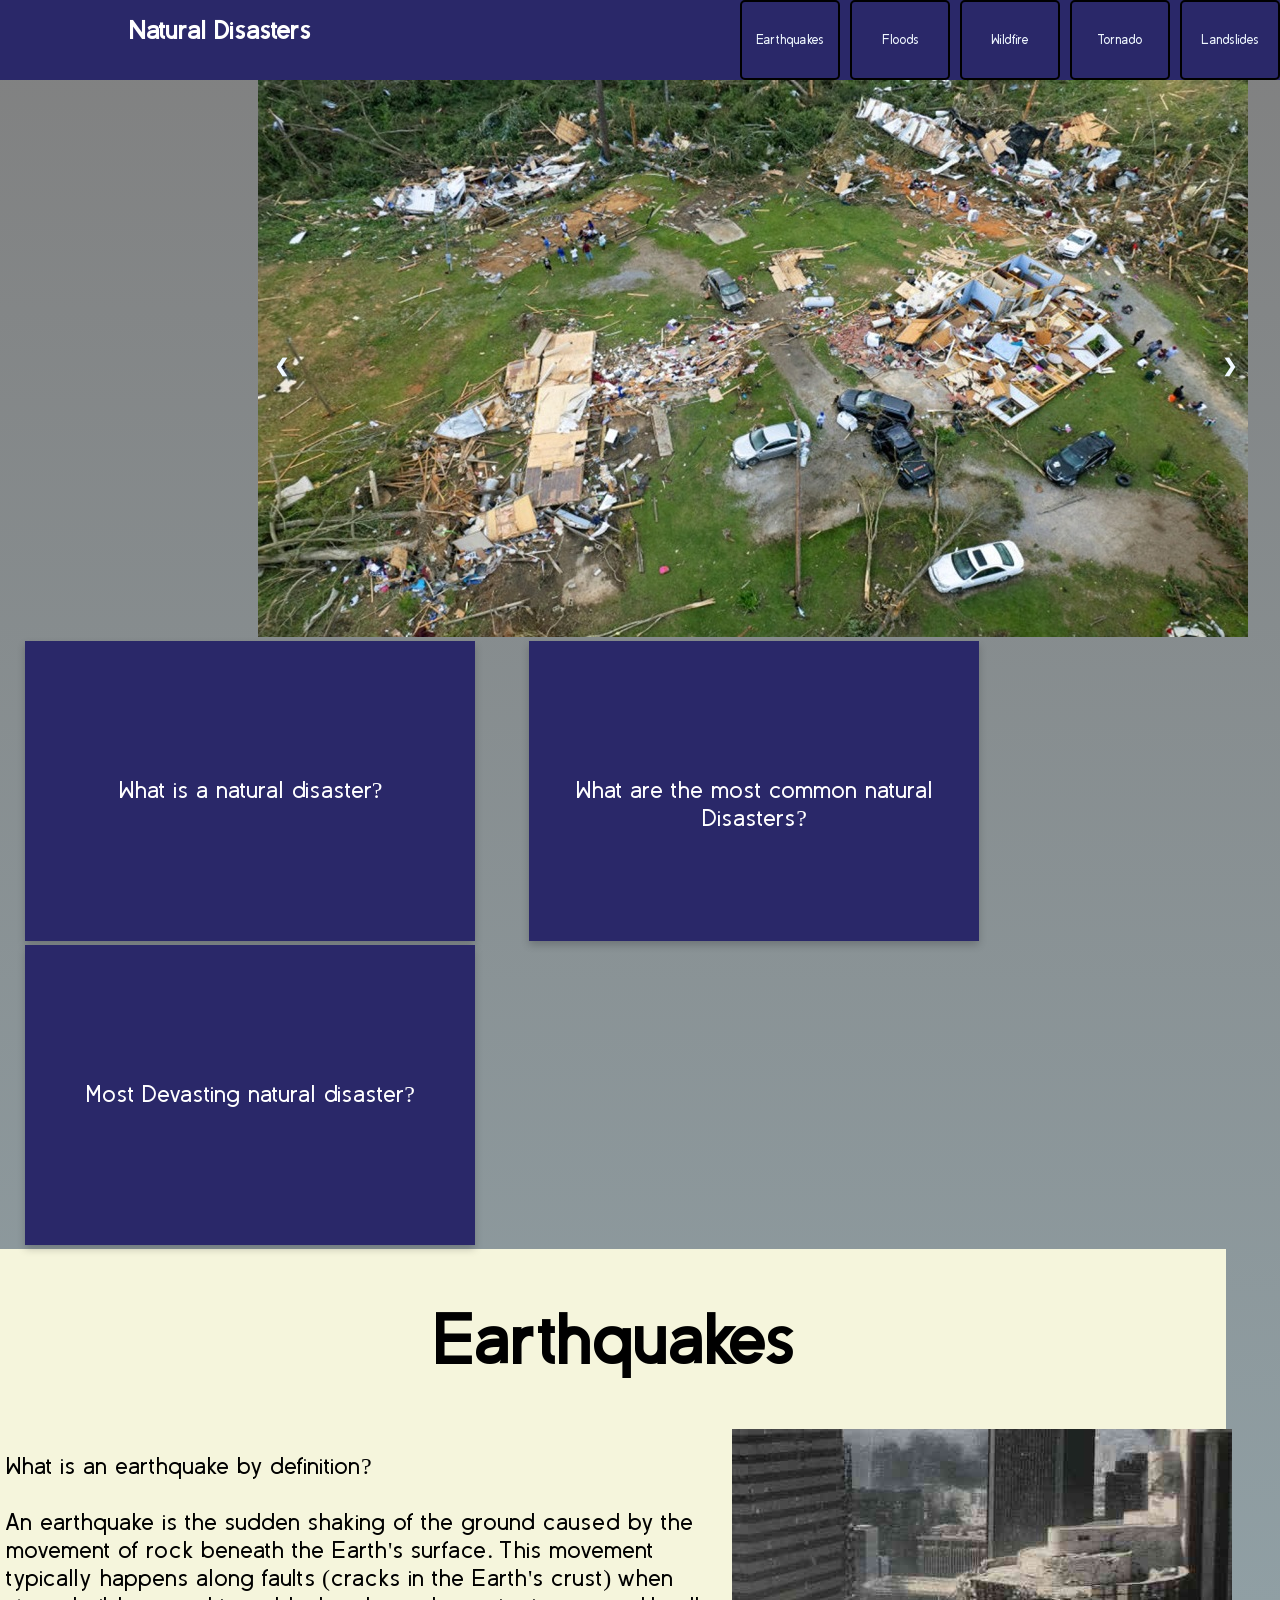
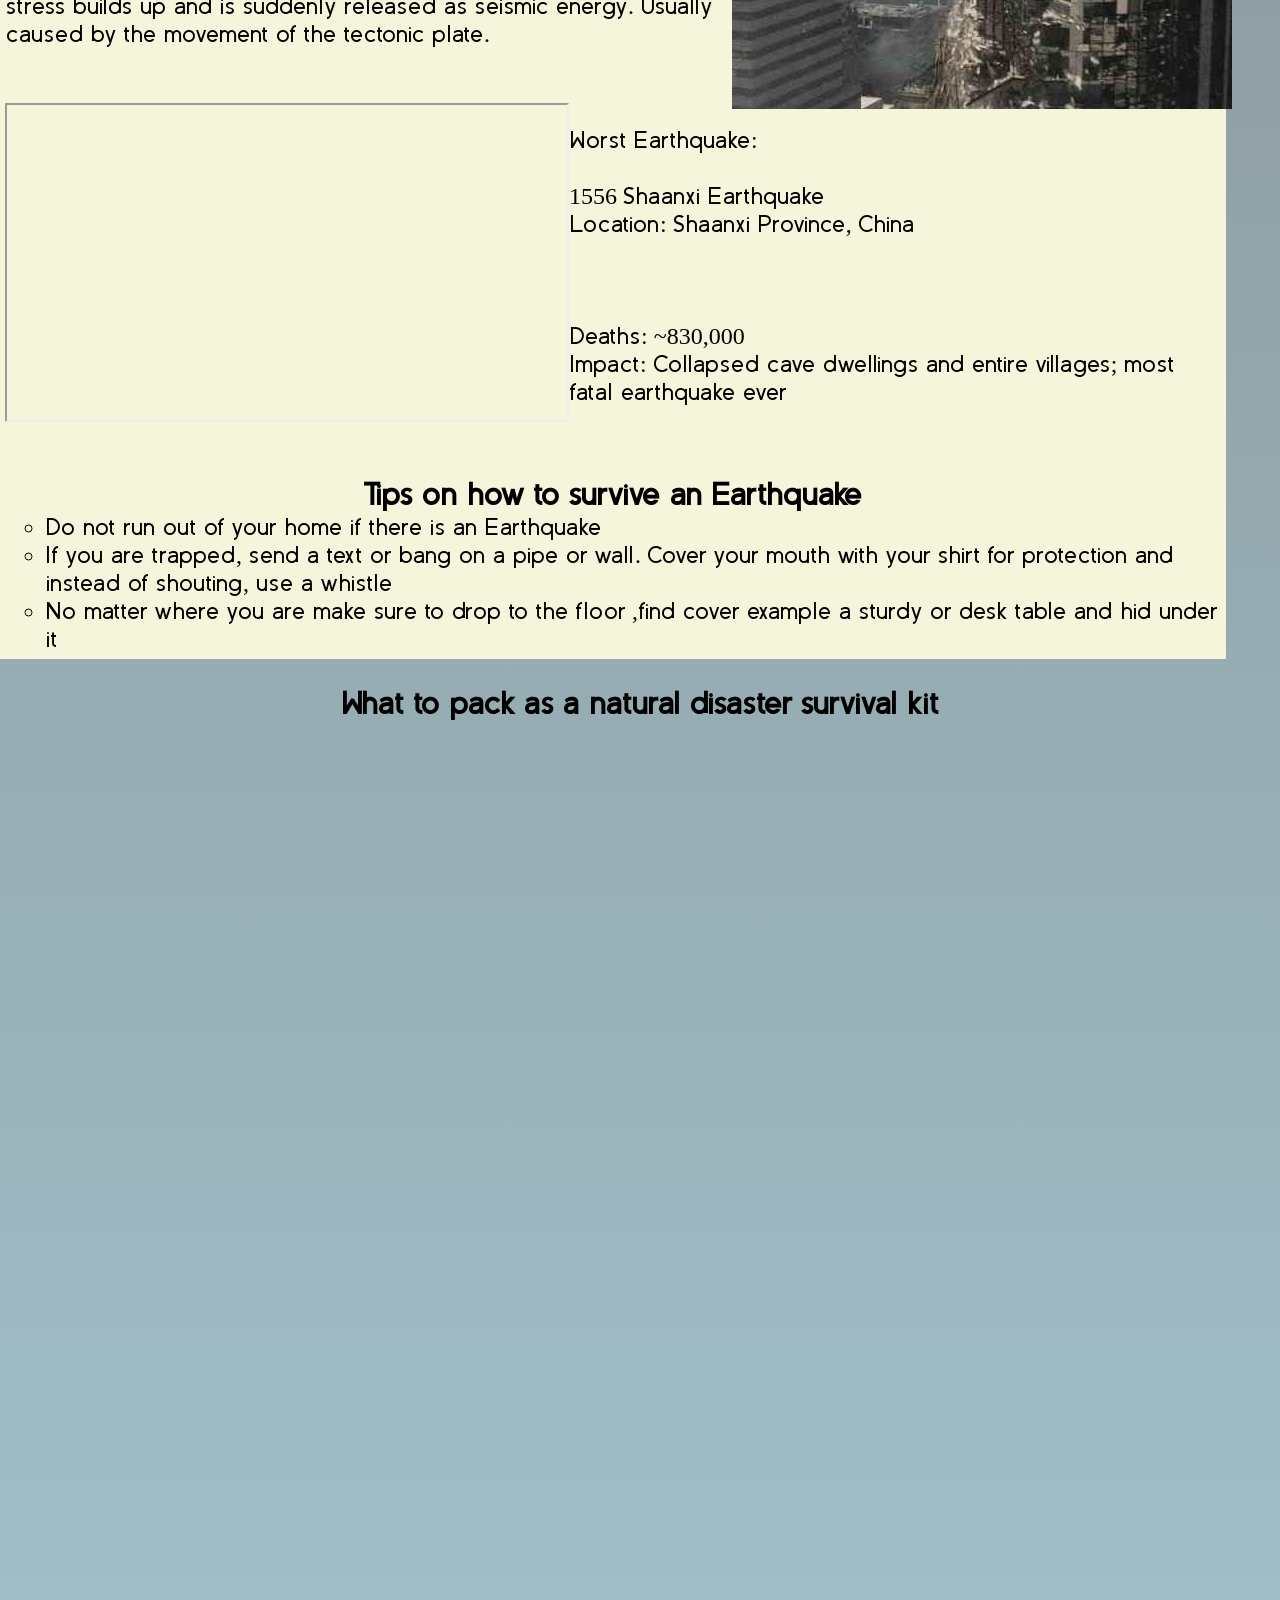
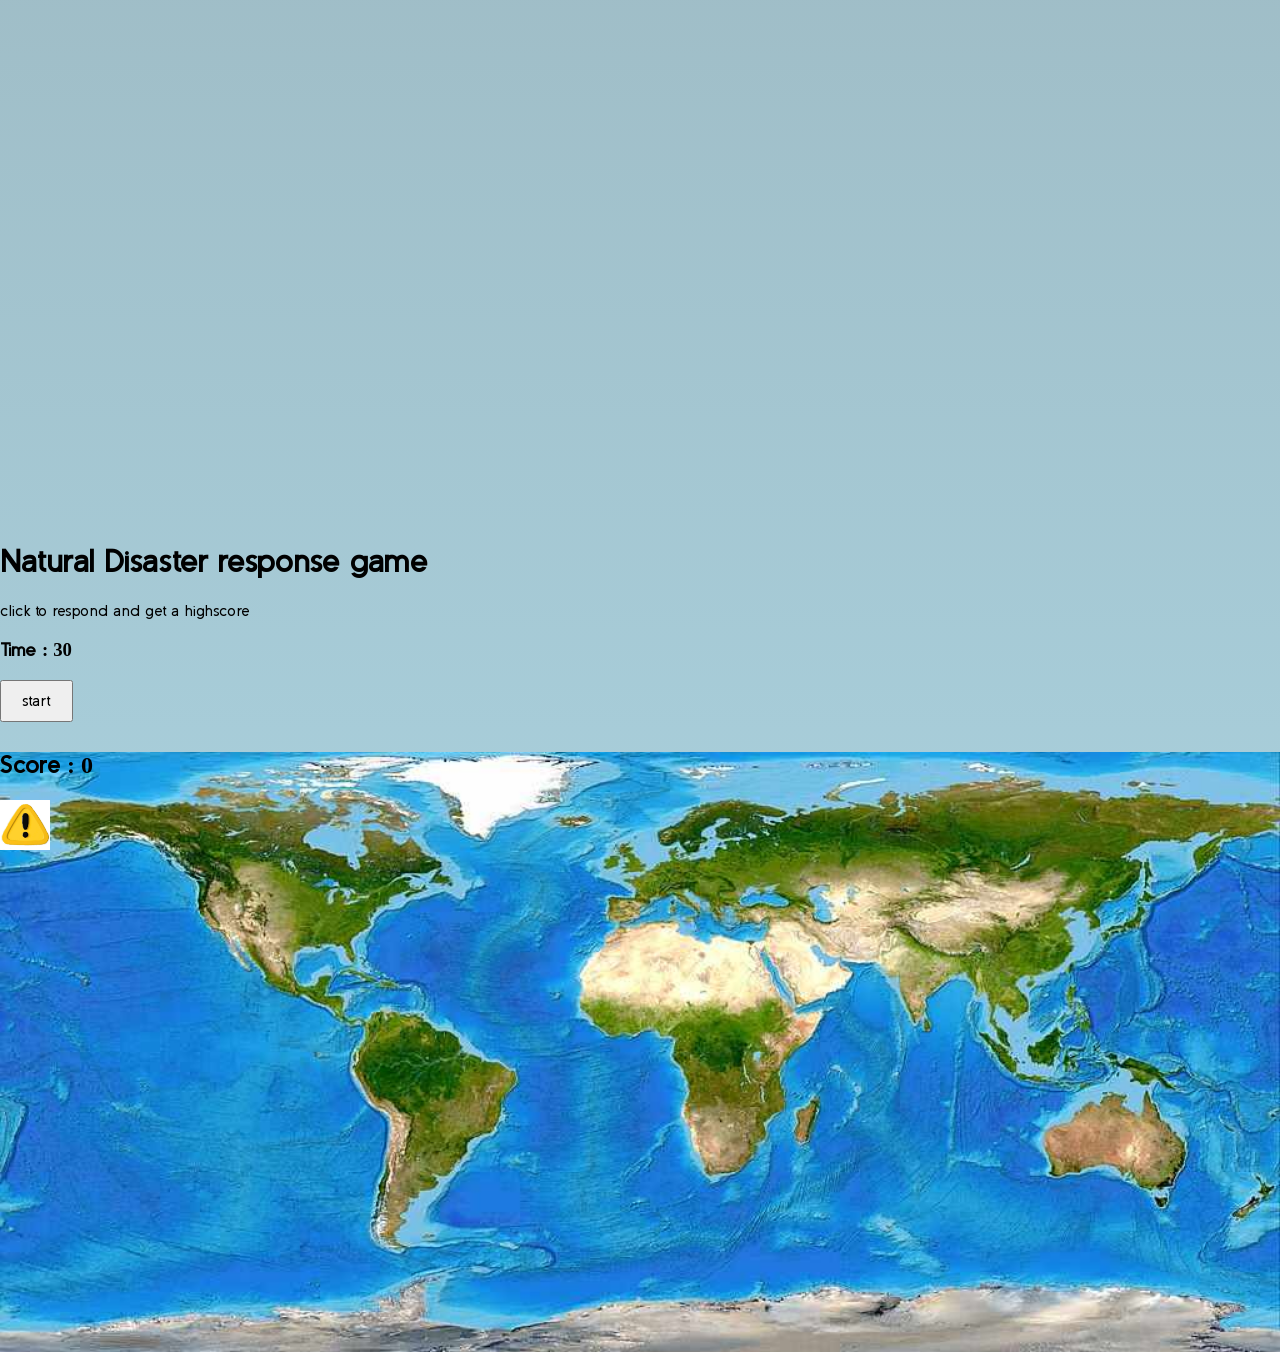
<file: webdevA2/index.html>
<!DOCTYPE html>
<html lang="en">

<head>
    <link href="style/style.css" type="text/css" rel="stylesheet">
    <meta name="viewport" content="width=device-width, initial-scale=1.0">
    <script src="Javascript.js" defer></script>
    <title>Natural Disaster</title>
</head>

<body>

    <div class="intro">
        <h1 class="logo-header">
            <!--/span used for grouping inline element together-->
            <span class="logo">Natural </span> <span class="logo"> Disasters</span>
        </h1>

    </div>
    <header class="titlebackground">
        <button id="hamIcon">Open Menu</button>
        <h4>Natural Disasters</h4>
        <ul class="buttonsmenu">
           <li><button class="selectorbutton1" id="page1btn">Earthquakes</button></li>
           <li><button class="selectorbutton2" id="page2btn">Floods</button></li>
           <li><button class="selectorbutton2" id="page3btn">Wildfire</button></li>
           <li><button class="selectorbutton2" id="page4btn">Tornado</button></li>
           <li><button class="selectorbutton2" id="page5btn">Landslides</button></li>

        </ul>


    </header>

    <!--the slide show for the effects of natural disaster-->

    <div class="slide">
        <div class="mySlides fade">
            <img class="styling1" src="images/Earthquake-effects.jpeg" alt="Earthquakesss">

        </div>

        <div class="mySlides fade">
            <img class="styling1" src="images/tsumani-effect.jpg" alt="tsumani">

        </div>

        <div class="mySlides fade">
            <img class="styling1" src="images/wildfire-effect.jpg" style="width: 100%;" alt="wildfire">

        </div>
        <a class="prevbutton" onclick="plusSlides(-1)">❮</a>
        <a class="nextbutton" onclick="plusSlides(1)">❯</a>
    </div>

    <div class="flip-card">
        <div class="flip-card-inner">
            <div class="flip-card-front">
                <br>
                <br>
                <br>
                <br>
                <p>What is a natural disaster?</p>
            </div>
            <div class="flip-card-back">
                <h1>By definition,</h1>
                <p>
                    A natural disaster is a phenomenon caused by natural causes which results in a significant amount of
                    damage to the environment or property as well as the injury of humans or the loss of people's lives.
                    These events are not caused by humans but rather forces of nature


                </p>
            </div>
        </div>
    </div>

    <div class="flip-card">
        <div class="flip-card-inner">
            <div class="flip-card-front">
                <br>
                <br>
                <br>
                <br>
                <p>What are the most common natural Disasters?</p>
            </div>
            <div class="flip-card-back">
                <h1>Most common:</h1>
                <p>
                    the most common natural disasters are
                    <br>
                    <br>
                    -Tornados
                    <br>
                    <br>
                    -Earthquakes
                    <br>
                    <br>
                    -Wildfires
                    <br>
                    <br>
                    e.g.
                </p>
            </div>
        </div>
    </div>

    <div class="flip-card">
        <div class="flip-card-inner">
            <div class="flip-card-front">
                <br>
                <br>
                <br>
                <br>
                <p>Most Devasting natural disaster?</p>
            </div>
            <div class="flip-card-back">
                <h1><a href="https://en.wikipedia.org/wiki/1931_China_floods">1931 China Floods</a></h1>
                <p>
                    The 1931 China floods, or the 1931 Yangtze–Huai River floods, was a devastating flood that occurred
                    from June to August 1931 in China, hitting major cities such as Wuhan, Nanjing and beyond, and
                    eventually culminated in a dike breach along Lake Gaoyou on 25 August 1931.
                    <br>
                    estimated : 150000 died

                </p>
            </div>
        </div>
    </div>


    <ul class="boxes">
        <li class="boxes-for-container" id="page1">


            <h1 class="titleheader">Earthquakes</h1>
            <p class="aboutit">
                What is an earthquake by definition?
                <br>
                <br>
                An earthquake is the sudden shaking of the ground caused by the movement of rock beneath the Earth's

                surface. This movement typically happens along faults (cracks in the Earth's crust) when stress builds

                up and is suddenly released as seismic energy. Usually caused by the movement of the tectonic plate.
            </p>
            <img class="imggif" src="images/Earthquakegif.jpg" alt="Earthquake">
            <div class="imgsecond">
                <iframe width="560" height="315" src="https://www.youtube.com/embed/1e4mXLhRNUg?si=ie3JQRKWdgovwfoF"></iframe>

            </div>
            
            <p class="aboutit2">
                Worst Earthquake:
                <br>
                <br>
                1556 Shaanxi Earthquake
                <br>
                Location: Shaanxi Province, China
                <br>
                <br>
                <br>
                <br>
                Deaths: ~830,000
                <br>
                Impact: Collapsed cave dwellings and entire villages; most fatal earthquake ever
            </p>
            <h1 class="infoheader">Tips on how to survive an Earthquake</h1>
            <ul class="survivaltip">
                <li>
                    Do not run out of your home if there is an Earthquake
                </li>
                <li>
                    If you are trapped, send a text or bang on a pipe or wall. Cover your mouth with your shirt for
                    protection and instead of shouting, use a whistle
                </li>
                <li>
                    No matter where you are make sure to drop to the floor ,find cover example a sturdy or desk table
                    and hid under it
                </li>
            </ul>
        </li>



















        <li class="boxes-for-container" id="page2">


            <h1 class="titleheader">Floods</h1>
            <p class="aboutit">
                What is an flood by definition?
                <br>
                <br>
                A flood is the overflow of water onto normally dry land. It occurs when a body of water, like a river or
                stream, overflows its banks, or when surface water accumulates in areas that are typically dry. Flooding
                can be caused by various factors, including heavy rainfall, rapid snowmelt, storm surges, and dam or
                levee failures.

            </p>
            <img class="imggif" src="images/Floodgif.gif" alt="flood">
            <div class="imgsecond">
                <iframe height="330" width="713"
                    src="https://www.youtube.com/embed/e-SNG2DYZog?si=jJ0QpICo-2EMKKjm"></iframe>

            </div>
            <p class="aboutit2">
                Worst flooding:
                <br>
                <br>
                1931 China Floods
                <br>
                Location: Yangtze, Huai, and Yellow Rivers, China
                <br>
                <br>
                <br>
                <br>
                Deaths: 1 to 4 million
                <br>
                Impact: Deadliest natural disaster in recorded history


            </p>
            <h1 class="infoheader">Tips on how to survive an Flood</h1>
            <ul class="survivaltip">
                <li>
                    Unplug all electronics and make sure to get to high ground
                </li>

                <li>

                    Avoid camping or parking along streams, rivers, creeks, or other areas prone to flooding during
                    heavy rainfall.

                </li>


                <li>
                    if trapped, do not panic. Remain calm and conserve your energy to the best of your abilities

                </li>
            </ul>







        </li>









        <li class="boxes-for-container" id="page3">
            <h1 class="titleheader">Wildfire</h1>
            <p class="aboutit">
                What is an Wildfire by definition?
                <br>
                <br>
                A wildfire is a fire that spreads uncontrolled through areas of natural vegetation like forests,
                grasslands, and brushlands. It can be caused by natural events like lightning or human actions like
                careless disposal of cigarettes. Wildfires can be incredibly destructive, impacting both the environment
                and human populations.


            </p>
            <img class="imggif" src="images/WildfireGIF.jpg" width="500" alt="Wildfire">
            <div class="imgsecond">
                <iframe width="560" height="315"
                    src="https://www.youtube.com/embed/pYe6QIBdTKs?si=S3xrU45KJRItJUN5"></iframe>

            </div>
            <p class="aboutit2">
                Worst Wildfire:
                <br>
                <br>
                2003 Siberian Taiga Fires
                <br>
                Location: Russia
                <br>
                <br>
                <br>
                <br>
                Area Burned: Over 47 million acres (about 190202Km^2)
                <br>
                Impact: One of the largest forest fires in modern history


            </p>
            <h1 class="infoheader">Tips on how to survive an wildfire</h1>
            <ul class="survivaltip">
                <li>
                    Most importantly protect your lungs by breathing air closest to the ground or through a mask or wet
                    cloth to reduce inhalation of smoke
                </li>
                <li>

                    Don’t try to outrun the fire but look for a body of water and crouch in it

                </li>

                <li>
                    Know your evacuation route ahead of time and prepare an evacuation checklist and supplies in case of
                    a wildfire

                </li>
            </ul>



        </li>

















        <li class="boxes-for-container" id="page4">
            <h1 class="titleheader">Tornados</h1>
            <p class="aboutit">
                What is an Tornado by definition?
                <br>
                <br>
                A tornado by definition is a violent rotating column of air extending from a thunderstorm to the ground
                often visible as a funnel-shaped cloud. Usually caused by a specific combination of weather conditions
                that create powerful, rotating storms.




            </p>
            <img class="imggif" src="images/tornadogif.jpg" width="500" alt="tornado">
            <div class="imgsecond">
                <iframe width="560" height="315"
                    src="https://www.youtube.com/embed/2eJCviLZkew?si=LZs6sN2vbRaNkwKO"></iframe>

            </div>
            <p class="aboutit2">
                Worst Tornado:
                <br>
                <br>
                Tri-State Tornado 1925
                <br>
                Location: United States – Missouri, Illinois, and Indiana
                <br>
                <br>
                <br>
                <br>
                Deaths : 695 Injured : 2,000 over
                <br>
                Impact: longest tornado path ever recorded (352km)


            </p>
            <h1 class="infoheader">Tips on how to survive an Tornado</h1>
            <ul class="survivaltip">
                <li>
                    One basic rule is AVOID WINDOWS. An exploding window can injure or kill.
                </li>
                <li>

                    hide in the This could be a center hallway, bathroom, or closet for protection

                </li>

                <li>
                    Whereever you go, know where the closest shelter is from you

                </li>
            </ul>


        </li>





















        <li class="boxes-for-container" id="page5">
            <h1 class="titleheader">Landslides</h1>
            <p class="aboutit">
                What is an Landdslide by definition?
                <br>
                <br>
                A landslide is defined as the movement of a mass of rock, debris, or earth down a slope. Landslides are
                a type of "mass wasting," which denotes any down-slope movement of soil and rock under the direct
                influence of gravity.

            </p>
            <img class="imggif" src="images/LandslideGif.jpg" width="500" alt="landslide">
            <div class="imgsecond">
                <iframe width="560" height="315"
                    src="https://www.youtube.com/embed/PsdAVXaFqJA?si=vLFucFOfka-Ct4CV"></iframe>

            </div>
            <p class="aboutit2">
                Worst Landslide:
                <br>
                <br>
                1970 Huascarán Landslide (Avalanche-triggered by Earthquake)
                <br>
                Location: Yungay, Peru
                <br>
                <br>
                <br>
                <br>
                Deaths : about 20,000
                <br>
                Impact: Entire town wiped out in seconds


            </p>
            <h1 class="infoheader">Tips on how to survive an Landslides</h1>
            <ul class="survivaltip">
                <li>
                    Look out for signs of landslides like tilted or bent trees, Erosion, Movement of soil away from
                    foundation
                </li>
                <li>

                    Your best choice is to evacuate before the landslide happens

                </li>

                <li>
                    Monitor the weather, if it rains do be prepared in case of a landslide, avoid river valleys and low
                    lying areas during the danger

                </li>
            </ul>


        </li>


    </ul>

    <section>
        <h1 class="Safetybagtitle">What to pack as a natural disaster survival kit</h1>
    </section>
    <section class="item1">
        <h1 class="Titlewater">
            Water ( at least a gallon )
        </h1>
        <img class="waterimg" src="images/Gallon of water.jpg" height="100" alt="Gallon of water">


    </section>
    <section class="item1">
        <h1 class="Titlewater">
            Food (non perishable)
        </h1>
        <img class="waterimg" src="images/foood.jpeg" height="100" alt="Foooood">


    </section>
    <section class="item1">
        <h1 class="Titlewater">
            Flashlight
        </h1>
        <img class="waterimg" src="images/FLASHLIGHT.jpeg" height="100" alt="Flashlight">


    </section>
    <section class="item1">
        <h1 class="Titlewater">
            First-aid kit
        </h1>
        <img class="waterimg" src="images/Firstaidkit.jpg" height="100" alt="First-aid">


    </section>

    <h1>Natural Disaster response game</h1>
    <p>click to respond and get a highscore</p>
    <h3 id="timer"> Time : 30</h3>
    <button id="startBtn"> start</button>
    <section class="gameback">
        <h2 id="scoreBox">Score : 0</h2>
        <img id="CAUTIONSIGN" src="images/CAUTION.jpg" height="50" alt="Caution">






    </section>







</body>

</html>
</file>
<file: webdevA2/style/style.css>
@font-face {
    font-family: basics;
    src: url("../fonts/NeovixBasic-JByo.ttf");
}

* {
    font-family: basics;
}



body {
    margin: 0;
    background-image: linear-gradient(grey, lightblue);
}

header {
    position: relative;
    left: 0;
    top: 0;
    width: 100%;
    height: 80px;
}

header h4 {
    position: absolute;
    left: 10%;
    bottom: 0px;
    font-size: 1.6rem;
}

.styling1 {
    width: 100%;
}


/* buttons */


.buttonsmenu {
    list-style: none;
    margin: 0;
    padding: 0;
    display: flex;
    justify-content: flex-end;
    gap: 10px;

}

.buttonsmenu li {
    list-style: none;
}

.selectorbutton1,
.selectorbutton2 {
    display: inline-block;
}


.selectorbutton1 {
    margin-left: 850px;
    width: 100px;
    height: 80px;
    background-color: #2a2869;
    color: aliceblue;
    transition: 1s;
    border-style: solid;
    border-radius: 5px;
    display: inline;

}

.selectorbutton1:hover {
    transform: scale(1.05);
    background-color: aliceblue;
    color: #2a2869;
}

.selectorbutton2 {
    width: 100px;
    height: 80px;
    background-color: #2a2869;
    color: aliceblue;
    transition: 1s;
    border-style: solid;
    border-radius: 5px;
    display: inline;

}

.selectorbutton2:hover {
    transform: scale(1.05);
    background-color: aliceblue;
    color: #2a2869;
}

#hamIcon {
    display: none;
}








/* Splash Screen Effect for intro */

.intro {
    position: fixed;
    z-index: 2;
    left: 0;
    top: 0;
    width: 100%;
    height: 100vh;
    background-color: #2a2869;
    transition: 1.5s;
}

.logo-header {
    position: absolute;
    top: 40%;
    left: 45%;
    transform: translate(-50, -50);
    color: white;
}


.logo {
    position: relative;
    display: inline-block;
    bottom: -20px;
    opacity: 0;
}

.logo.active {
    bottom: 0;
    opacity: 1;
    transition: ease-in-out 1s;


}

.logo.fade {
    bottom: 150px;
    opacity: 0;
    transition: ease-in-out 1s;
}

.titlebackground {
    background-color: #2a2869;
    color: white;
    position: sticky;
    z-index: 1;


}

/* the slide pic box*/

.mySlides {
    display: none;
}

.slide {
    max-width: 990px;
    position: relative;
    left: 257.5px;
    /* display: inline-block; */
}

.nextbutton {
    cursor: pointer;
    position: absolute;
    top: 50%;
    width: 10px;
    padding: 16px;
    margin-top: -22px;
    font-size: 18px;
    font-weight: bold;
    transition: 0.6s ease;
    border-radius: 0 3px 3px 0;
    /* user select makes it so that u cant highlight the button when u double click it*/
    user-select: none;
    color: aliceblue;
}

.prevbutton {
    cursor: pointer;
    position: absolute;
    top: 50%;
    width: 10px;
    padding: 16px;
    margin-top: -22px;
    font-size: 18px;
    font-weight: bold;
    transition: 0.6s ease;
    border-radius: 0 3px 3px 0;
    /* user select makes it so that u cant highlight the button when u double click it*/
    user-select: none;
    color: aliceblue;
}

.nextbutton {
    right: 0;
    border-radius: 3px 0 0 3px;
}

.prevbutton:hover {
    background-color: rgba(0, 0, 0, 0.8);
}

.nextbutton:hover {
    background-color: rgba(0, 0, 0, 0.8);

}

.fade {
    animation-name: fade;
    animation-duration: 1.5s;
}

@keyframes fade {
    from {
        opacity: .4;
    }

    to {
        opacity: 1;
    }
}

/* what is a natural disaster*/
.flip-card {
    margin-left: 25px;
    margin-right: 25px;
    width: 450px;
    height: 300px;
    perspective: 1000px;
    display: inline-block;

}

.flip-card-inner {
    position: relative;
    width: 100%;
    height: 100%;
    text-align: center;
    transition: transform 0.6s;
    transform-style: preserve-3d;
    box-shadow: 0 4px 8px 0 rgba(0, 0, 0, 0.2);
}

.flip-card:hover .flip-card-inner {
    transform: rotateY(180deg);
}

.flip-card-front,
.flip-card-back {
    position: absolute;
    width: 100%;
    height: 100%;
    backface-visibility: hidden;

}

.flip-card-front {
    background-color: #2a2869;
    color: white;
    text-align: center;
    font-size: x-large;
}

.flip-card-back {
    background-color: #2980b9;
    color: white;
    transform: rotateY(180deg);
    font-size: larger;
    text-align: left;
}


/*info section on natruall*/

.boxes {
    display: inline;
}

.boxes-for-container {
    display: grid;
    grid-template-columns: 1fr 1fr 1fr 1fr 1fr;
    grid-template-rows: 1fr 1fr 1fr 1fr 1fr 1fr 1fr;
    width: 95%;
    height: 1000px;
    padding: 5px;



}

#page1 {
    background-color: beige;


}

#page2 {
    background-color: beige;

}

#page3 {
    background-color: beige;

}

#page4 {
    background-color: beige;


}

#page5 {
    background-color: beige;

}


.titleheader {
    grid-column: 1/6;
    grid-row: 1/2;
    text-align: center;
    font-size: 70px;
}

.aboutit {
    grid-column: 1/3;
    grid-row: 2/4;
    font-size: x-large;
}

.aboutit2 {
    grid-column: 2/6;
    grid-row: 4/6;
    font-size: x-large;
}

.imggif {
    grid-column: 3/5;
    grid-row: 2/4;

}

.imgsecond {
    grid-row: 4/6;
    grid-column: 1/2;
}

.infoheader {
    grid-row: 6/7;
    grid-column: 1/6;
    margin: 0%;
    text-align: center;
    margin-top: 100px;
}

.survivaltip {
    grid-row: 7/8;
    grid-column: 1/6;
    font-size: x-large;


}

.Safetybagtitle {
    text-align: center;
    font-size: xx-large;
}

.item1 {
    display: flex;
    justify-content: space-between;
    height: 300px;
    width: 100%;
    transform: translateX(-100px);
    transition: all 1s ease-in;
    opacity: 0;
    margin-top: 50px;


}

.item1.visible {
    transform: translateX(0);
    opacity: 1;
    font-size: 30px;
}

.Titlewater {
    width: 80%;
    text-align: center;
    align-content: center;

}

.waterimg {
    width: auto;
    height: 300px;
    max-width: 100%;
}


.gameback {
    background-image: url('../images/WORLDMAP.jpg');
    background-size: cover;
    background-position: center;
    height: 600px;

}

#startBtn {
    padding: 10px 20px;
    font-size: 16px;
    margin-bottom: 10px;
}

#CAUTIONSIGN {
    position: relative;
}

@media (max-width:800px) {

    /* General body styling */
    body {
        font-size: 16px;
        background-image: linear-gradient(white, lightblue);
    }

    header {
        height: auto;
        padding: 10px;
        text-align: center;
    }

    header h4 {
        position: static;
        font-size: 1.2rem;
        margin: 10px 0;
    }

    /* Navigation menu */
    .buttonsmenu {
        display: none;
        flex-direction: column;
        align-items: center;
        gap: 15px;
        width: 100%;
    }

    .buttonsmenu.menuShow {
        display: flex;
        /* show menu when class added */
    }

    .buttonsmenu li {
        margin: 10px 0;
    }

    .selectorbutton1,
    .selectorbutton2 {
        width: 90%;
        height: 50px;
        font-size: 1rem;
        margin: 5px 0;
    }

    #hamIcon {
        display: block;
        margin: 10px auto;
    }

    /* Slideshow */
    .slide {
        max-width: 100%;
        left: 0;
        margin: 0 auto;
        display: block;
        position: relative;


    }

    .styling1 {
        width: 100%;
        height: auto;
    }

    .nextbutton,
    .prevbutton {
        width: auto;
        font-size: 24px;
        padding: 10px;
    }

    /* Flip cards */
    .flip-card {
        display: none;

    }

    .flip-card-front,
    .flip-card-back {
        display: none;

    }

    /* Boxes (disaster pages) */
    .boxes-for-container {
        display: flex;
        flex-direction: column;
        align-items: center;
        text-align: center;
        height: auto;
        width: 95%;
        padding: 10px;
        height: 900px;

    }

    .titleheader {
        font-size: 2rem;
        margin-bottom: 15px;
    }

    /* .aboutit,
    .aboutit2,
    .survivaltip {
        grid-column: auto;
        grid-row: auto;
        width: 90%;
        margin: 0 auto 20px auto;
        font-size: 1rem;
        text-align: justify;



    } */
    .aboutit {
        width: 100%;
        font-size: 20px;
        margin-bottom: 20px;
        text-align: justify;
        grid-column: 1/6;
        grid-row: 2/4;
    }




    .imggif,
    .imgsecond iframe,
    .imgsecond img {
        width: 100%;
        height: auto;

        max-width: 100%;
    }

    .imgsecond {
        grid-column: 1/5;
        grid-row: 4/6;
        height: 200px;
        width: 100%;
  
    }

    /* Survival kit */
    .item1 {
        flex-direction: column;
        height: auto;
        width: 90%;
        margin: 20px auto;
        opacity: 1;
        /* always visible on load */
        transform: translateX(0);
    }

    .Titlewater {
        font-size: 1.2rem;
        margin-bottom: 10px;
    }

    .waterimg {
        height: auto;
        max-height: 200px;
    }

    /* Game section */
    .gameback {
        height: auto;
        min-height: 400px;
        background-size: contain;
        padding: 10px;
    }

    #startBtn {
        width: 90%;
        font-size: 18px;
    }

    #scoreBox {
        font-size: 20px;
        text-align: center;
    }

    #CAUTIONSIGN {
        display: relative;
        margin: 20px auto;
    }

    .imggif {
        display: none;
    }

    .aboutit2 {
        display: none;
    }


}
</file>
